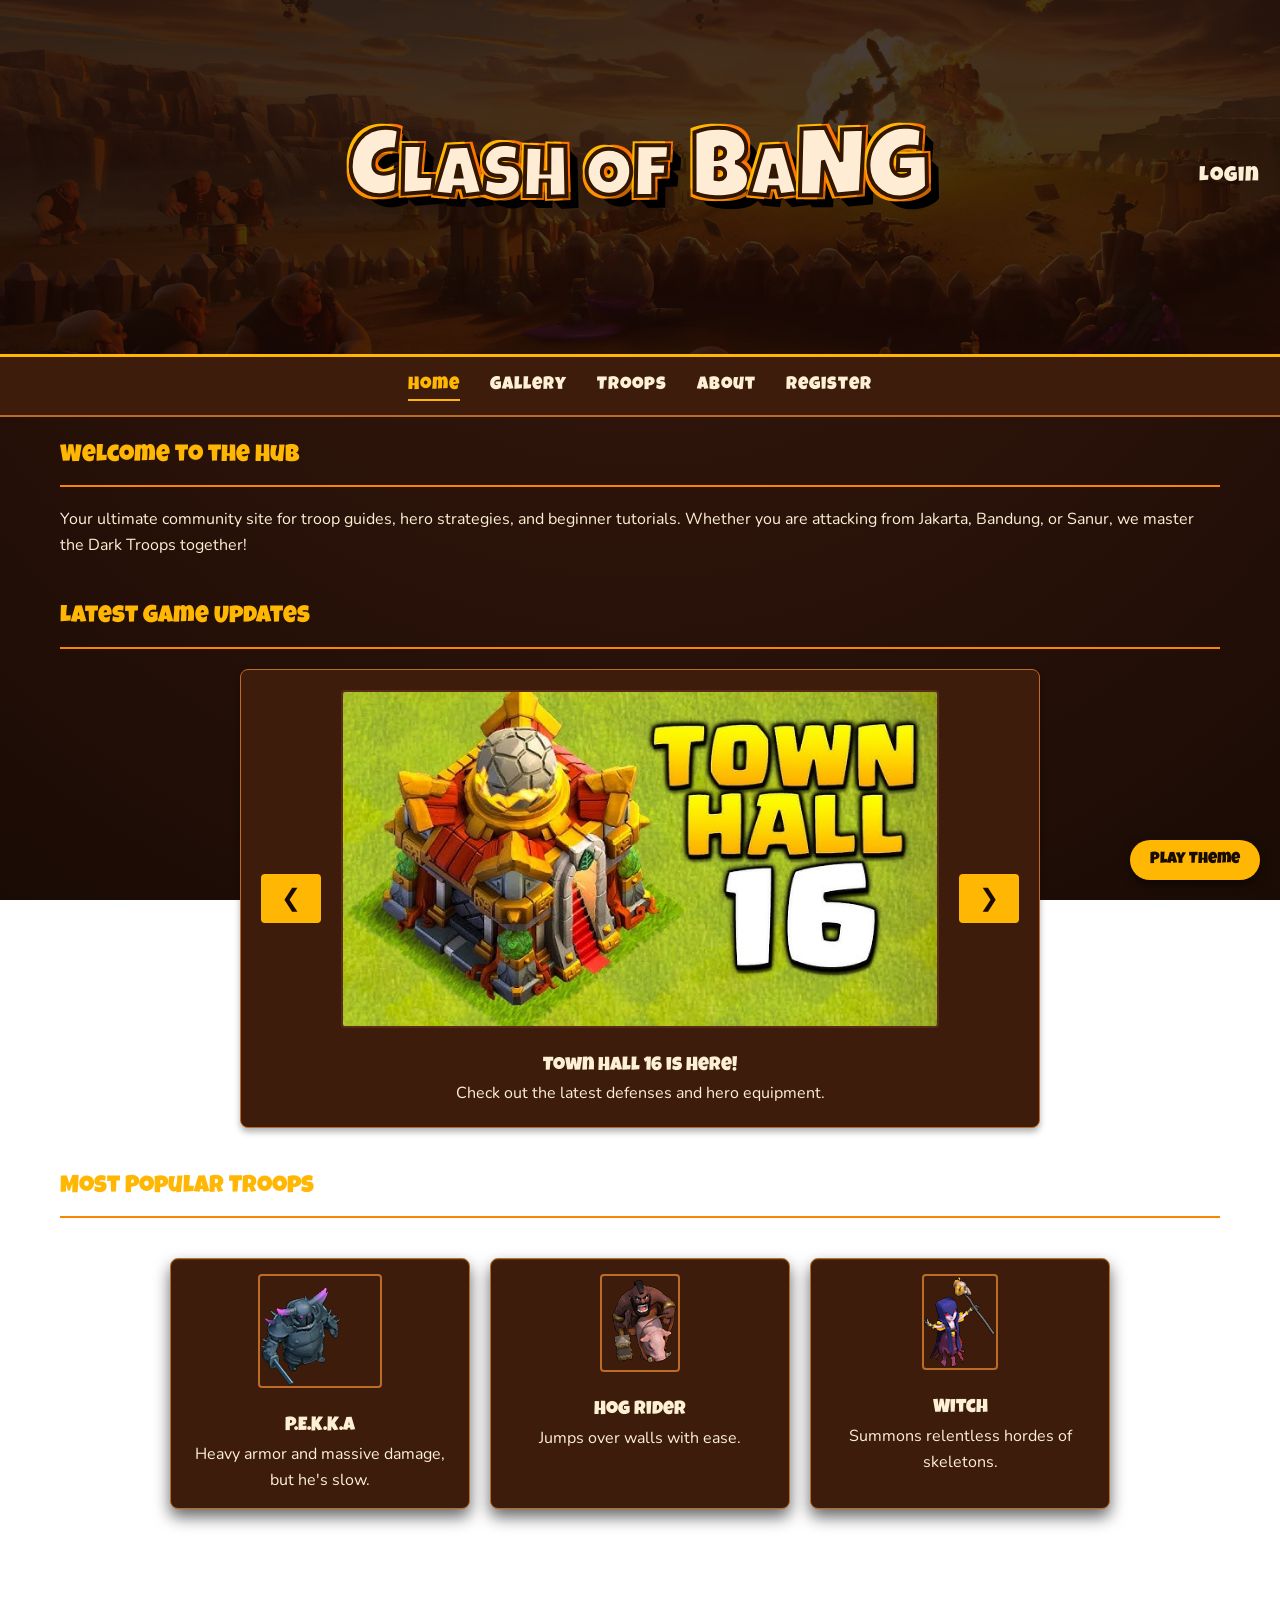
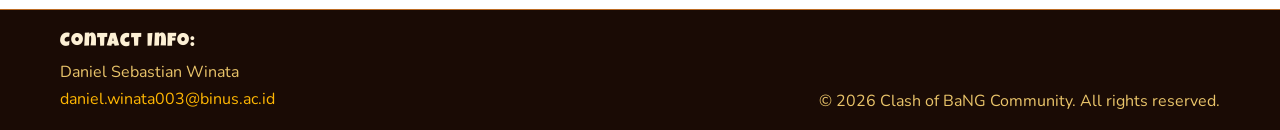
<file: index.html>
<!DOCTYPE html>
<html lang="en">
<head>
    <meta charset="UTF-8">
    <meta name="viewport" content="width=device-width, initial-scale=1.0">
    <title>Clash of BaNG - Home</title>
    
    <link rel="stylesheet" href="style.css">
</head>
<body>


    <header>
        <div class="header-container">
            <h1>C<span class="small-letter">LASH OF</span> B<span class="small-letter">A</span>NG</h1>
            <div id="loginBtn" class="header-login">Login</div>
        </div>
    </header>

    <nav>
        <ul>
            <li><a href="index.html" class="active">Home</a></li> <li><a href="gallery.html">Gallery</a></li>
            <li><a href="troops.html">Troops</a></li>
            <li><a href="about.html">About</a></li>
            <li><a href="register.html">Register</a></li>
        </ul>
    </nav>

    <main>
        <section class="intro-section">
            <h2>Welcome to the Hub</h2>
            <p>Your ultimate community site for troop guides, hero strategies, and beginner tutorials. Whether you are attacking from Jakarta, Bandung, or Sanur, we master the Dark Troops together!</p>
        </section>

        <section class="carousel-section">
            <h2>Latest Game Updates</h2>
            <div class="carousel-box" id="carousel-container">
                <button id="prevBtn" class="carousel-btn">&#10094;</button> <div class="carousel-content">
                    <img id="carousel-img" src="assets/update1.jpg" alt="Town Hall 16 Update">
                    <h3 id="carousel-title">Town Hall 16 is Here!</h3>
                    <p id="carousel-desc">Check out the latest defenses and hero equipment.</p>
                </div>
                
                <button id="nextBtn" class="carousel-btn">&#10095;</button> </div>
        </section>

        <section class="popular-troops-section">
            <h2>Most Popular Troops</h2>
            <div class="troops-grid">
                <div class="troop-card">
                    <img src="assets/pekka.png" alt="P.E.K.K.A">
                    <h3>P.E.K.K.A</h3>
                    <p>Heavy armor and massive damage, but he's slow.</p>
                </div>
                <div class="troop-card">
                    <img src="assets/hogrider.png" alt="Hog Rider">
                    <h3>Hog Rider</h3>
                    <p>Jumps over walls with ease.</p>
                </div>
                <div class="troop-card">
                    <img src="assets/witch.png" alt="Witch">
                    <h3>Witch</h3>
                    <p>Summons relentless hordes of skeletons.</p>
                </div>
            </div>
        </section>
    </main>


    <footer>
        <div class="footer-container">
            <div class="footer-left">
                <p class="contact-heading">Contact Info:</p>
                <p>Daniel Sebastian Winata</p>
                <p><a href="mailto:daniel.winata003@binus.ac.id">daniel.winata003@binus.ac.id</a></p>
            </div>
            <div class="footer-right">
                <p>&copy; 2026 Clash of BaNG Community. All rights reserved.</p>
            </div>
        </div>
    </footer>

    <audio id="bgMusic" loop>
        <source src="assets/theme-music.mp3" type="audio/mpeg">
    </audio>

    <button id="musicToggle" class="music-btn">Play Theme</button>



    <div id="loginModal" class="modal">
        <div class="modal-content">
            <span class="close-btn">&times;</span>
            <h2>Clan Login</h2>
            <div class="form-group">
                <label for="loginEmail">Email:</label>
                <input type="text" id="loginEmail" placeholder="Enter saved email">
            </div>
            <div class="form-group">
                <label for="loginPassword">Password:</label>
                <input type="password" id="loginPassword" placeholder="Enter saved password">
            </div>
            <div class="form-group">
                <button id="submitLogin" class="login-submit-btn">Login</button>
            </div>
            <span id="loginError" class="error-message"></span>
        </div>
    </div>
    
    <script src="script.js"></script>

</body>
</html>
</file>
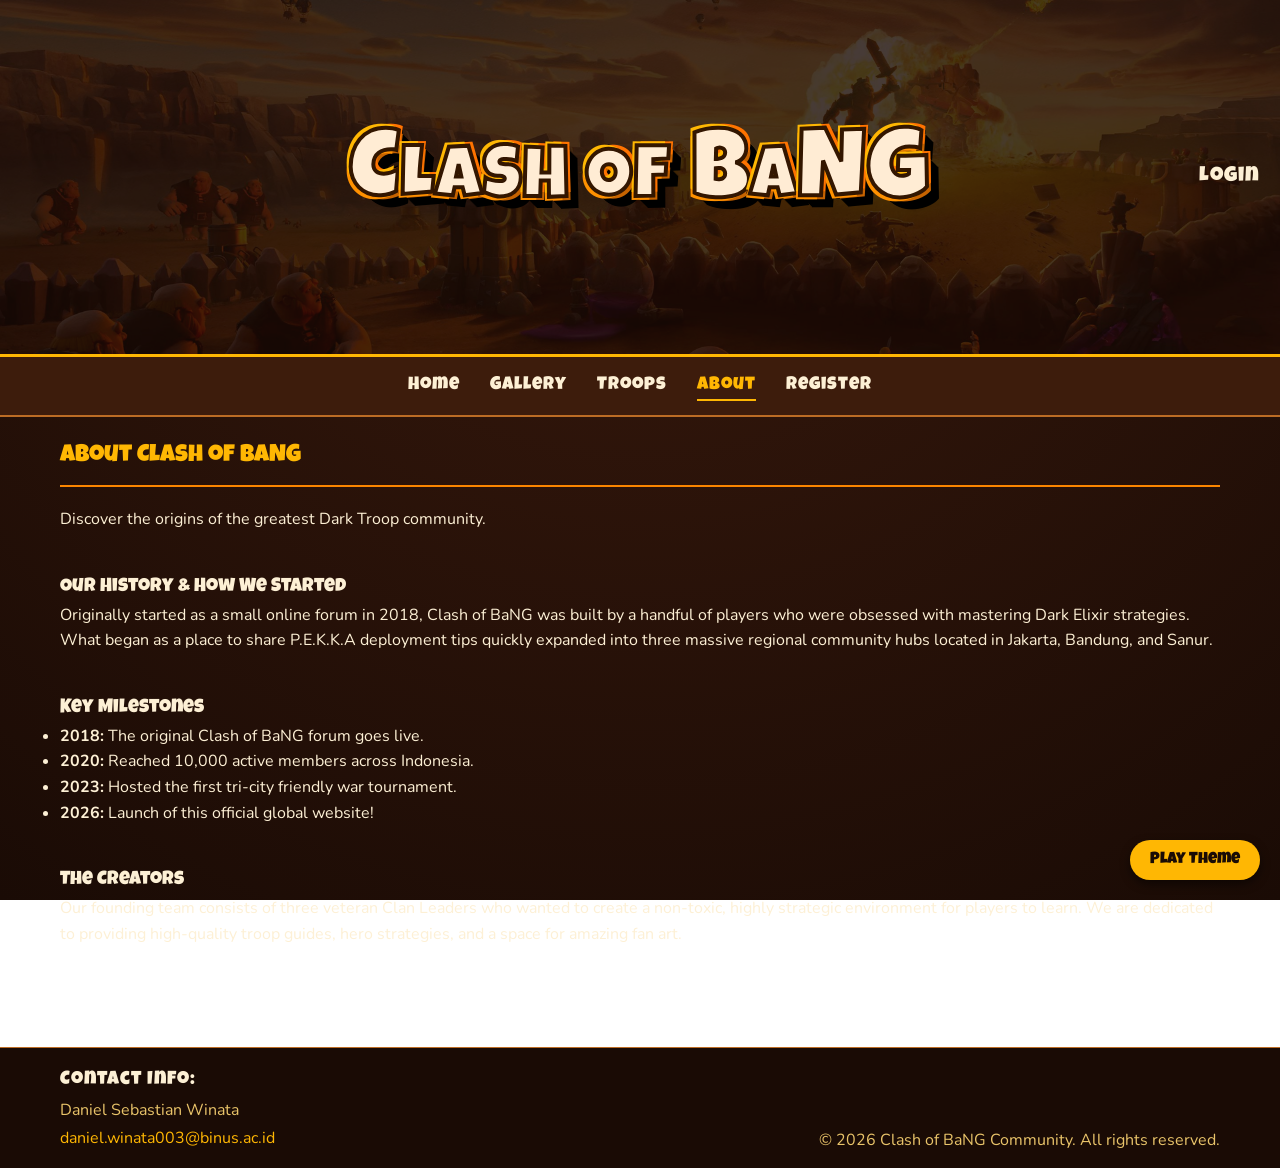
<file: about.html>
<!DOCTYPE html>
<html lang="en">
<head>
    <meta charset="UTF-8">
    <meta name="viewport" content="width=device-width, initial-scale=1.0">
    <title>Clash of BaNG - About Us</title>
    <link rel="stylesheet" href="style.css">
</head>
<body>

    <header>
        <div class="header-container">
            <h1>C<span class="small-letter">LASH OF</span> B<span class="small-letter">A</span>NG</h1>
            <div id="loginBtn" class="header-login">Login</div>
        </div>
    </header>

    <nav>
        <ul>
            <li><a href="index.html">Home</a></li>
            <li><a href="gallery.html">Gallery</a></li>
            <li><a href="troops.html">Troops</a></li>
            <li><a href="about.html" class="active">About</a></li> <li><a href="register.html">Register</a></li>
        </ul>
    </nav>

    <main>
        <section class="about-header">
            <h2>About Clash of BaNG</h2>
            <p>Discover the origins of the greatest Dark Troop community.</p>
        </section>

        <section class="history-section">
            <h3>Our History & How We Started</h3>
            <p>Originally started as a small online forum in 2018, Clash of BaNG was built by a handful of players who were obsessed with mastering Dark Elixir strategies. What began as a place to share P.E.K.K.A deployment tips quickly expanded into three massive regional community hubs located in Jakarta, Bandung, and Sanur.</p>
        </section>

        <section class="milestone-section">
            <h3>Key Milestones</h3>
            <ul>
                <li><strong>2018:</strong> The original Clash of BaNG forum goes live.</li>
                <li><strong>2020:</strong> Reached 10,000 active members across Indonesia.</li>
                <li><strong>2023:</strong> Hosted the first tri-city friendly war tournament.</li>
                <li><strong>2026:</strong> Launch of this official global website!</li>
            </ul>
        </section>

        <section class="creators-section">
            <h3>The Creators</h3>
            <p>Our founding team consists of three veteran Clan Leaders who wanted to create a non-toxic, highly strategic environment for players to learn. We are dedicated to providing high-quality troop guides, hero strategies, and a space for amazing fan art.</p>
        </section>
    </main>

    <footer>
        <div class="footer-container">
            <div class="footer-left">
                <p class="contact-heading">Contact Info:</p>
                <p>Daniel Sebastian Winata</p>
                <p><a href="mailto:daniel.winata003@binus.ac.id">daniel.winata003@binus.ac.id</a></p>
            </div>
            <div class="footer-right">
                <p>&copy; 2026 Clash of BaNG Community. All rights reserved.</p>
            </div>
        </div>
    </footer>

    <audio id="bgMusic" loop>
        <source src="assets/theme-music.mp3" type="audio/mpeg">
    </audio>

    <button id="musicToggle" class="music-btn">Play Theme</button>


    <div id="loginModal" class="modal">
        <div class="modal-content">
            <span class="close-btn">&times;</span>
            <h2>Clan Login</h2>
            <div class="form-group">
                <label for="loginEmail">Email:</label>
                <input type="text" id="loginEmail" placeholder="Enter saved email">
            </div>
            <div class="form-group">
                <label for="loginPassword">Password:</label>
                <input type="password" id="loginPassword" placeholder="Enter saved password">
            </div>
            <div class="form-group">
                <button id="submitLogin" class="login-submit-btn">Login</button>
            </div>
            <span id="loginError" class="error-message"></span>
        </div>
    </div>
    

    <script src="script.js"></script>
</body>
</html>
</file>
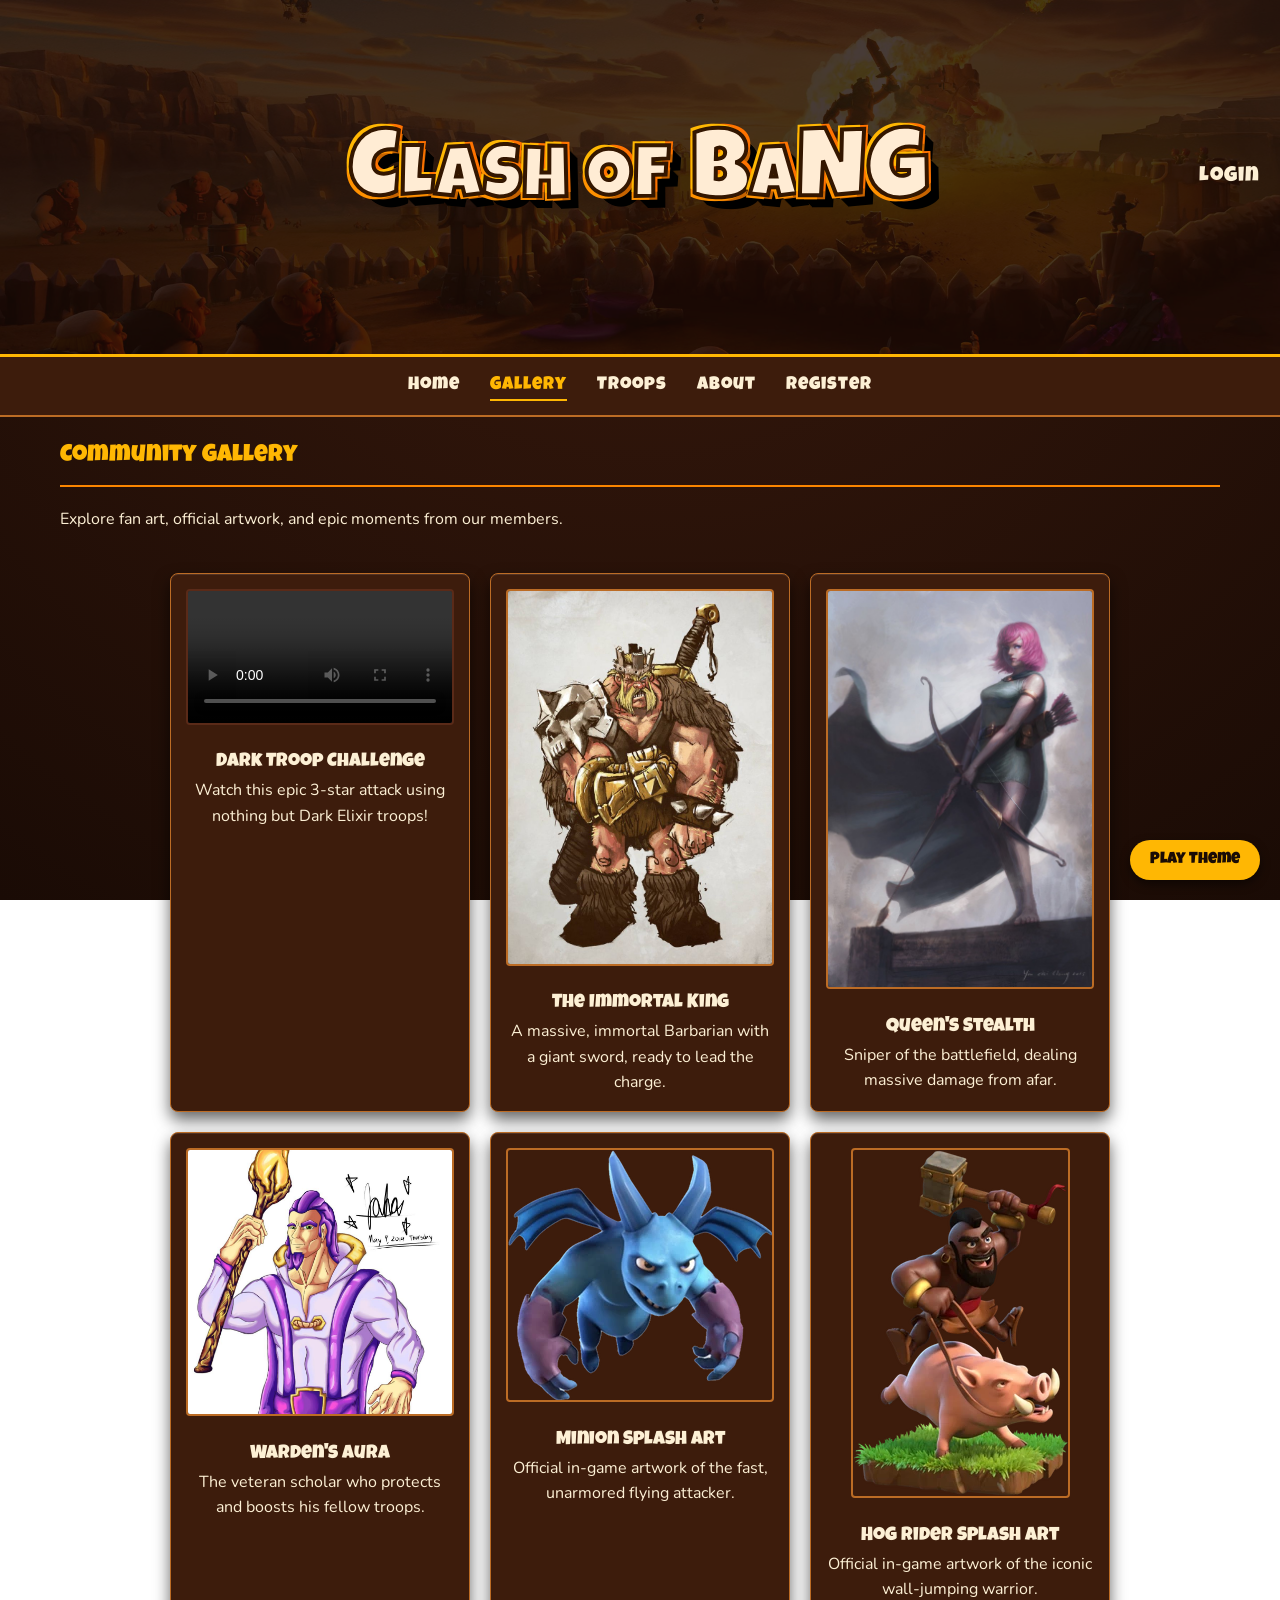
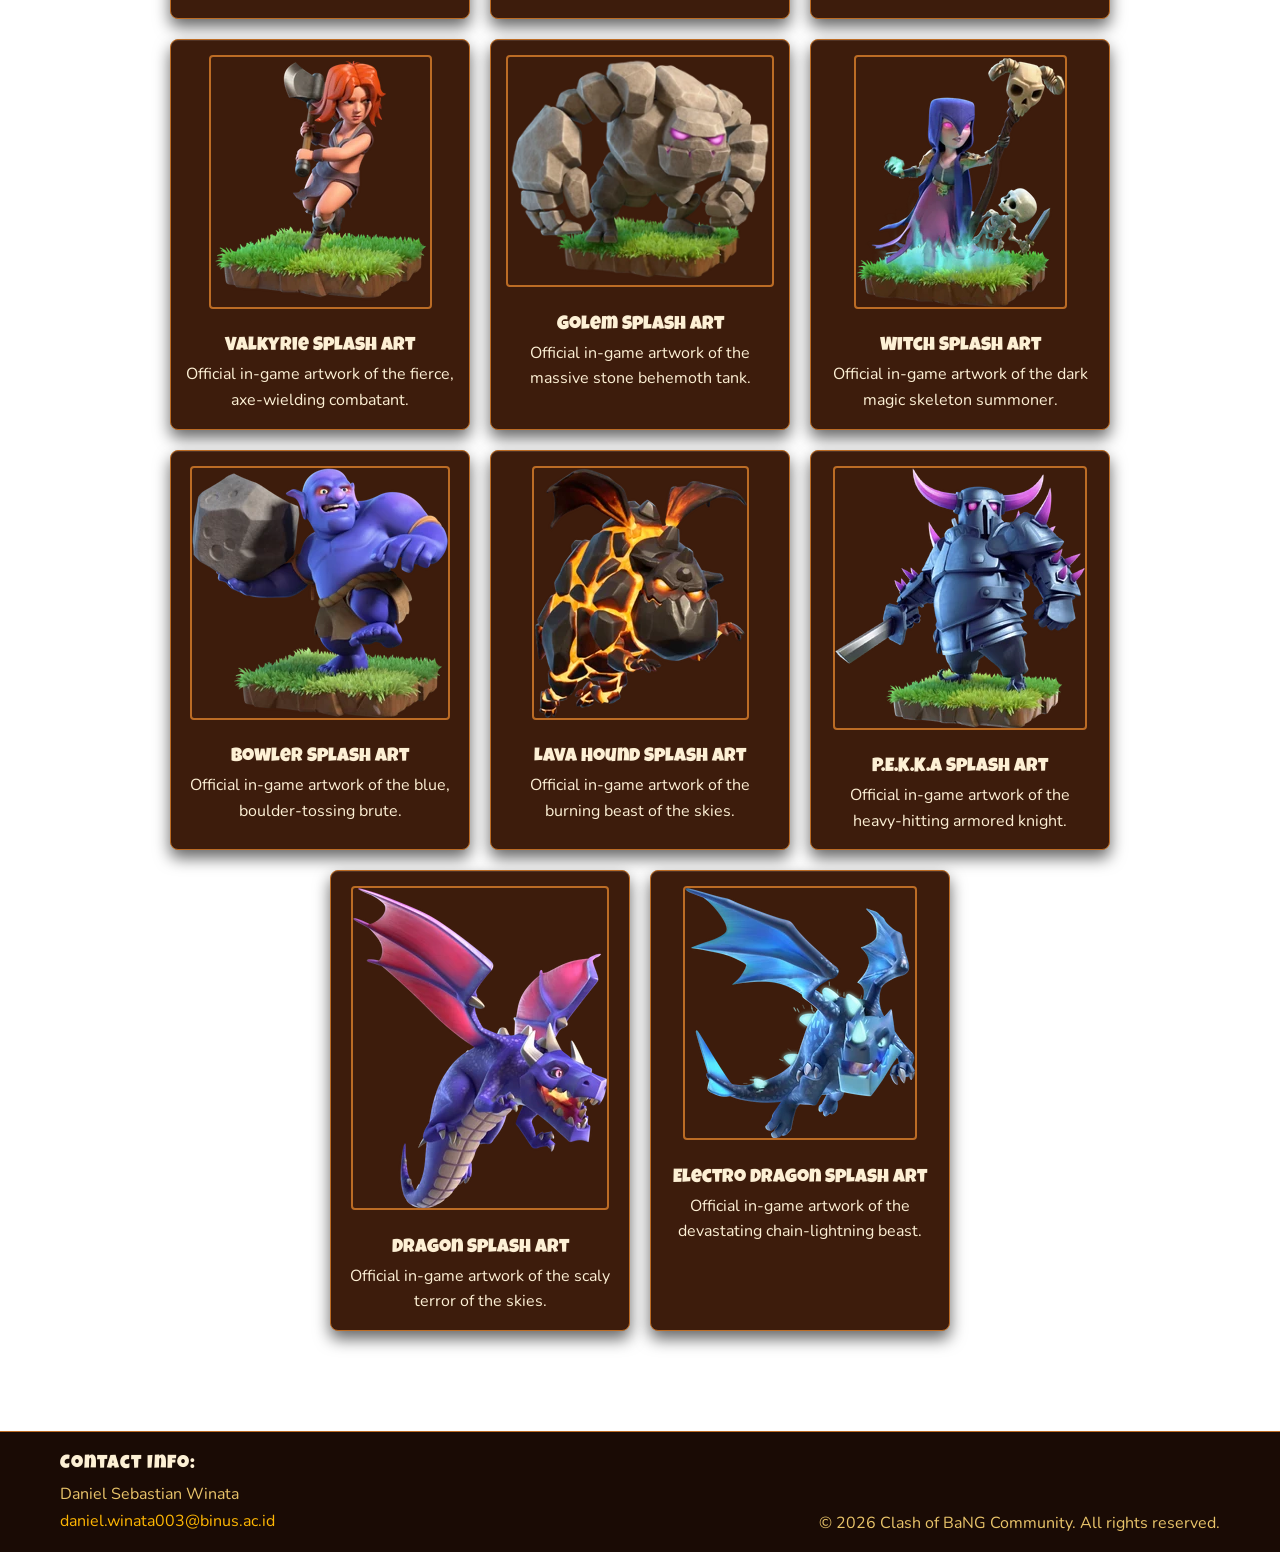
<file: gallery.html>
<!DOCTYPE html>
<html lang="en">
<head>
    <meta charset="UTF-8">
    <meta name="viewport" content="width=device-width, initial-scale=1.0">
    <title>Clash of BaNG - Gallery</title>
    <link rel="stylesheet" href="style.css">
</head>
<body>

    <header>
        <div class="header-container">
            <h1>C<span class="small-letter">LASH OF</span> B<span class="small-letter">A</span>NG</h1>
            <div id="loginBtn" class="header-login">Login</div>
        </div>
    </header>

    <nav>
        <ul>
            <li><a href="index.html">Home</a></li>
            <li><a href="gallery.html" class="active">Gallery</a></li> <li><a href="troops.html">Troops</a></li>
            <li><a href="about.html">About</a></li>
            <li><a href="register.html">Register</a></li>
        </ul>
    </nav>

    <main>
        <section class="gallery-section">
            <h2>Community Gallery</h2>
            <p>Explore fan art, official artwork, and epic moments from our members.</p>
            
            <div class="gallery-grid">

                <div class="gallery-item">
                    <video controls>
                        <source src="assets/challenge.mp4" type="video/mp4">
                        Your browser does not support the video tag.
                    </video>
                    <h3>Dark Troop Challenge</h3>
                    <p>Watch this epic 3-star attack using nothing but Dark Elixir troops!</p>
                </div>


                <div class="gallery-item">
                    <img src="assets/barbarian-king.jpg" alt="Barbarian King Art">
                    <h3>The Immortal King</h3>
                    <p>A massive, immortal Barbarian with a giant sword, ready to lead the charge.</p>
                </div>
                <div class="gallery-item">
                    <img src="assets/archer-queen.jpg" alt="Archer Queen Art">
                    <h3>Queen's Stealth</h3>
                    <p>Sniper of the battlefield, dealing massive damage from afar.</p>
                </div>
                <div class="gallery-item">
                    <img src="assets/grand-warden.jpg" alt="Grand Warden Art">
                    <h3>Warden's Aura</h3>
                    <p>The veteran scholar who protects and boosts his fellow troops.</p>
                </div>

                <div class="gallery-item">
                    <img src="assets/minion-art.jpg" alt="Minion Official Art">
                    <h3>Minion Splash Art</h3>
                    <p>Official in-game artwork of the fast, unarmored flying attacker.</p>
                </div>
                <div class="gallery-item">
                    <img src="assets/hogrider-art.jpg" alt="Hog Rider Official Art">
                    <h3>Hog Rider Splash Art</h3>
                    <p>Official in-game artwork of the iconic wall-jumping warrior.</p>
                </div>
                <div class="gallery-item">
                    <img src="assets/valkyrie-art.jpg" alt="Valkyrie Official Art">
                    <h3>Valkyrie Splash Art</h3>
                    <p>Official in-game artwork of the fierce, axe-wielding combatant.</p>
                </div>
                <div class="gallery-item">
                    <img src="assets/golem-art.jpg" alt="Golem Official Art">
                    <h3>Golem Splash Art</h3>
                    <p>Official in-game artwork of the massive stone behemoth tank.</p>
                </div>
                <div class="gallery-item">
                    <img src="assets/witch-art.jpg" alt="Witch Official Art">
                    <h3>Witch Splash Art</h3>
                    <p>Official in-game artwork of the dark magic skeleton summoner.</p>
                </div>
                <div class="gallery-item">
                    <img src="assets/bowler-art.jpg" alt="Bowler Official Art">
                    <h3>Bowler Splash Art</h3>
                    <p>Official in-game artwork of the blue, boulder-tossing brute.</p>
                </div>
                <div class="gallery-item">
                    <img src="assets/lavahound-art.jpg" alt="Lava Hound Official Art">
                    <h3>Lava Hound Splash Art</h3>
                    <p>Official in-game artwork of the burning beast of the skies.</p>
                </div>
                <div class="gallery-item">
                    <img src="assets/pekka-art.jpg" alt="P.E.K.K.A Official Art">
                    <h3>P.E.K.K.A Splash Art</h3>
                    <p>Official in-game artwork of the heavy-hitting armored knight.</p>
                </div>
                <div class="gallery-item">
                    <img src="assets/dragon-art.jpg" alt="Dragon Official Art">
                    <h3>Dragon Splash Art</h3>
                    <p>Official in-game artwork of the scaly terror of the skies.</p>
                </div>
                <div class="gallery-item">
                    <img src="assets/electrodragon-art.jpg" alt="Electro Dragon Official Art">
                    <h3>Electro Dragon Splash Art</h3>
                    <p>Official in-game artwork of the devastating chain-lightning beast.</p>
                </div>

            </div>
        </section>
    </main>

    <footer>
        <div class="footer-container">
            <div class="footer-left">
                <p class="contact-heading">Contact Info:</p>
                <p>Daniel Sebastian Winata</p>
                <p><a href="mailto:daniel.winata003@binus.ac.id">daniel.winata003@binus.ac.id</a></p>
            </div>
            <div class="footer-right">
                <p>&copy; 2026 Clash of BaNG Community. All rights reserved.</p>
            </div>
        </div>
    </footer>

    <audio id="bgMusic" loop>
        <source src="assets/theme-music.mp3" type="audio/mpeg">
    </audio>

    <button id="musicToggle" class="music-btn">Play Theme</button>



    <div id="loginModal" class="modal">
        <div class="modal-content">
            <span class="close-btn">&times;</span>
            <h2>Clan Login</h2>
            <div class="form-group">
                <label for="loginEmail">Email:</label>
                <input type="text" id="loginEmail" placeholder="Enter saved email">
            </div>
            <div class="form-group">
                <label for="loginPassword">Password:</label>
                <input type="password" id="loginPassword" placeholder="Enter saved password">
            </div>
            <div class="form-group">
                <button id="submitLogin" class="login-submit-btn">Login</button>
            </div>
            <span id="loginError" class="error-message"></span>
        </div>
    </div>
    

    <script src="script.js"></script>
</body>
</html>
</file>
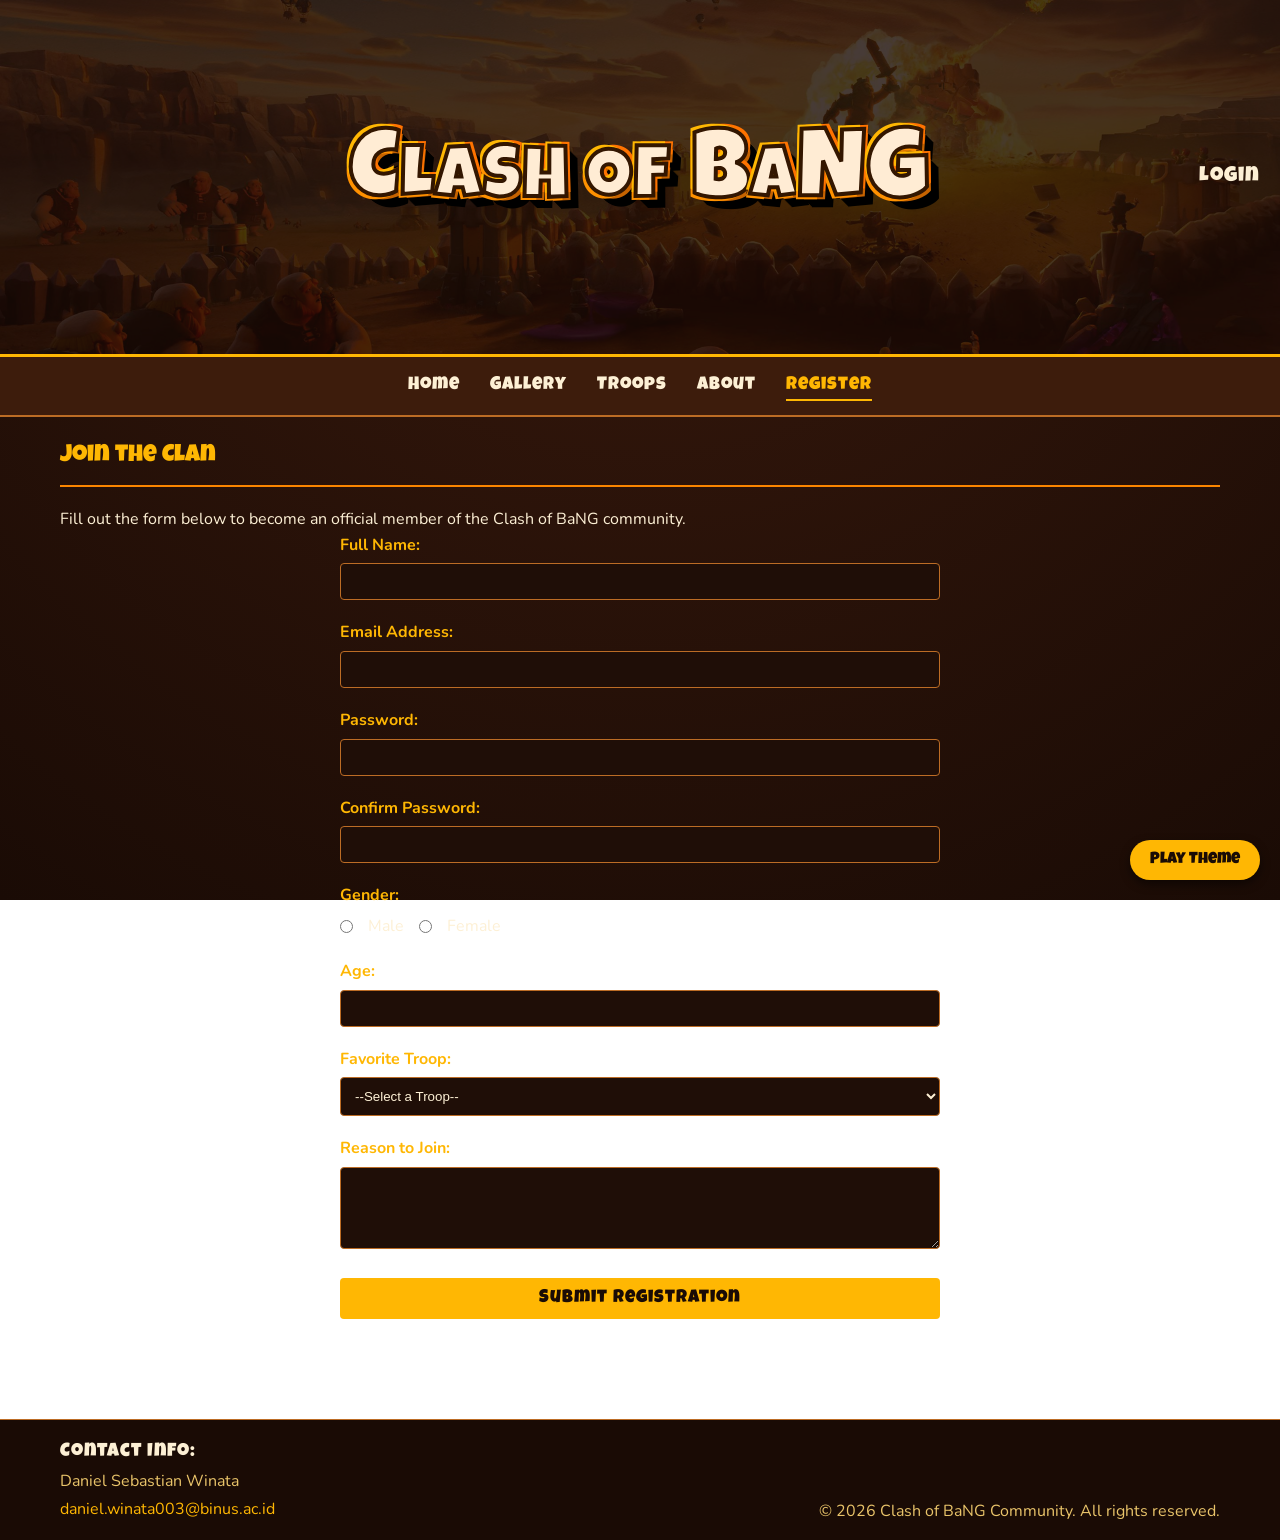
<file: register.html>
<!DOCTYPE html>
<html lang="en">
<head>
    <meta charset="UTF-8">
    <meta name="viewport" content="width=device-width, initial-scale=1.0">
    <title>Clash of BaNG - Register</title>
    <link rel="stylesheet" href="style.css">
</head>
<body>

    <header>
        <div class="header-container">
            <h1>C<span class="small-letter">LASH OF</span> B<span class="small-letter">A</span>NG</h1>
            <div id="loginBtn" class="header-login">Login</div>
        </div>
    </header>

    <nav>
        <ul>
            <li><a href="index.html">Home</a></li>
            <li><a href="gallery.html">Gallery</a></li>
            <li><a href="troops.html">Troops</a></li>
            <li><a href="about.html">About</a></li>
            <li><a href="register.html" class="active">Register</a></li> </ul>
    </nav>

    <main>
        <section class="register-section">
            <h2>Join the Clan</h2>
            <p>Fill out the form below to become an official member of the Clash of BaNG community.</p>
            
            <form id="registrationForm">
                
                <div class="form-group">
                    <label for="username">Full Name:</label>
                    <input type="text" id="username" name="username">
                    <span class="error-message" id="nameError"></span>
                </div>

                <div class="form-group">
                    <label for="email">Email Address:</label>
                    <input type="text" id="email" name="email">
                    <span class="error-message" id="emailError"></span>
                </div>

                <div class="form-group">
                    <label for="password">Password:</label>
                    <input type="password" id="password" name="password">
                    <span class="error-message" id="passwordError"></span>
                </div>

                <div class="form-group">
                    <label for="confirmPassword">Confirm Password:</label>
                    <input type="password" id="confirmPassword" name="confirmPassword">
                    <span class="error-message" id="confirmPasswordError"></span>
                </div>

                <div class="form-group">
                    <label>Gender:</label>
                    <div class="radio-group">
                        <input type="radio" id="male" name="gender" value="Male">
                        <label for="male">Male</label>
                        
                        <input type="radio" id="female" name="gender" value="Female">
                        <label for="female">Female</label>
                    </div>
                    <span class="error-message" id="genderError"></span>
                </div>

                <div class="form-group">
                    <label for="age">Age:</label>
                    <input type="number" id="age" name="age">
                    <span class="error-message" id="ageError"></span>
                </div>

                <div class="form-group">
                    <label for="favTroop">Favorite Troop:</label>
                    <select id="favTroop" name="favTroop">
                        <option value="">--Select a Troop--</option>
                        <option value="minion">Minion</option>
                        <option value="hogrider">Hog Rider</option>
                        <option value="valkyrie">Valkyrie</option>
                        <option value="golem">Golem</option>
                        <option value="witch">Witch</option>
                        <option value="bowler">Bowler</option>
                        <option value="lavahound">Lava Hound</option>
                        <option value="pekka">P.E.K.K.A</option>
                        <option value="dragon">Dragon</option>
                        <option value="electrodragon">Electro Dragon</option>
                    </select>
                    <span class="error-message" id="troopError"></span>
                </div>

                <div class="form-group">
                    <label for="reason">Reason to Join:</label>
                    <textarea id="reason" name="reason" rows="4"></textarea>
                    <span class="error-message" id="reasonError"></span>
                </div>

                <div class="form-group">
                    <button type="submit" id="submitBtn">Submit Registration</button>
                </div>
            </form>
        </section>
    </main>

    <footer>
        <div class="footer-container">
            <div class="footer-left">
                <p class="contact-heading">Contact Info:</p>
                <p>Daniel Sebastian Winata</p>
                <p><a href="mailto:daniel.winata003@binus.ac.id">daniel.winata003@binus.ac.id</a></p>
            </div>
            <div class="footer-right">
                <p>&copy; 2026 Clash of BaNG Community. All rights reserved.</p>
            </div>
        </div>
    </footer>


    <audio id="bgMusic" loop>
        <source src="assets/theme-music.mp3" type="audio/mpeg">
    </audio>

    <button id="musicToggle" class="music-btn">Play Theme</button>



    <div id="loginModal" class="modal">
        <div class="modal-content">
            <span class="close-btn">&times;</span>
            <h2>Clan Login</h2>
            <div class="form-group">
                <label for="loginEmail">Email:</label>
                <input type="text" id="loginEmail" placeholder="Enter saved email">
            </div>
            <div class="form-group">
                <label for="loginPassword">Password:</label>
                <input type="password" id="loginPassword" placeholder="Enter saved password">
            </div>
            <div class="form-group">
                <button id="submitLogin" class="login-submit-btn">Login</button>
            </div>
            <span id="loginError" class="error-message"></span>
        </div>
    </div>

    
    <script src="script.js"></script>
</body>
</html>
</file>
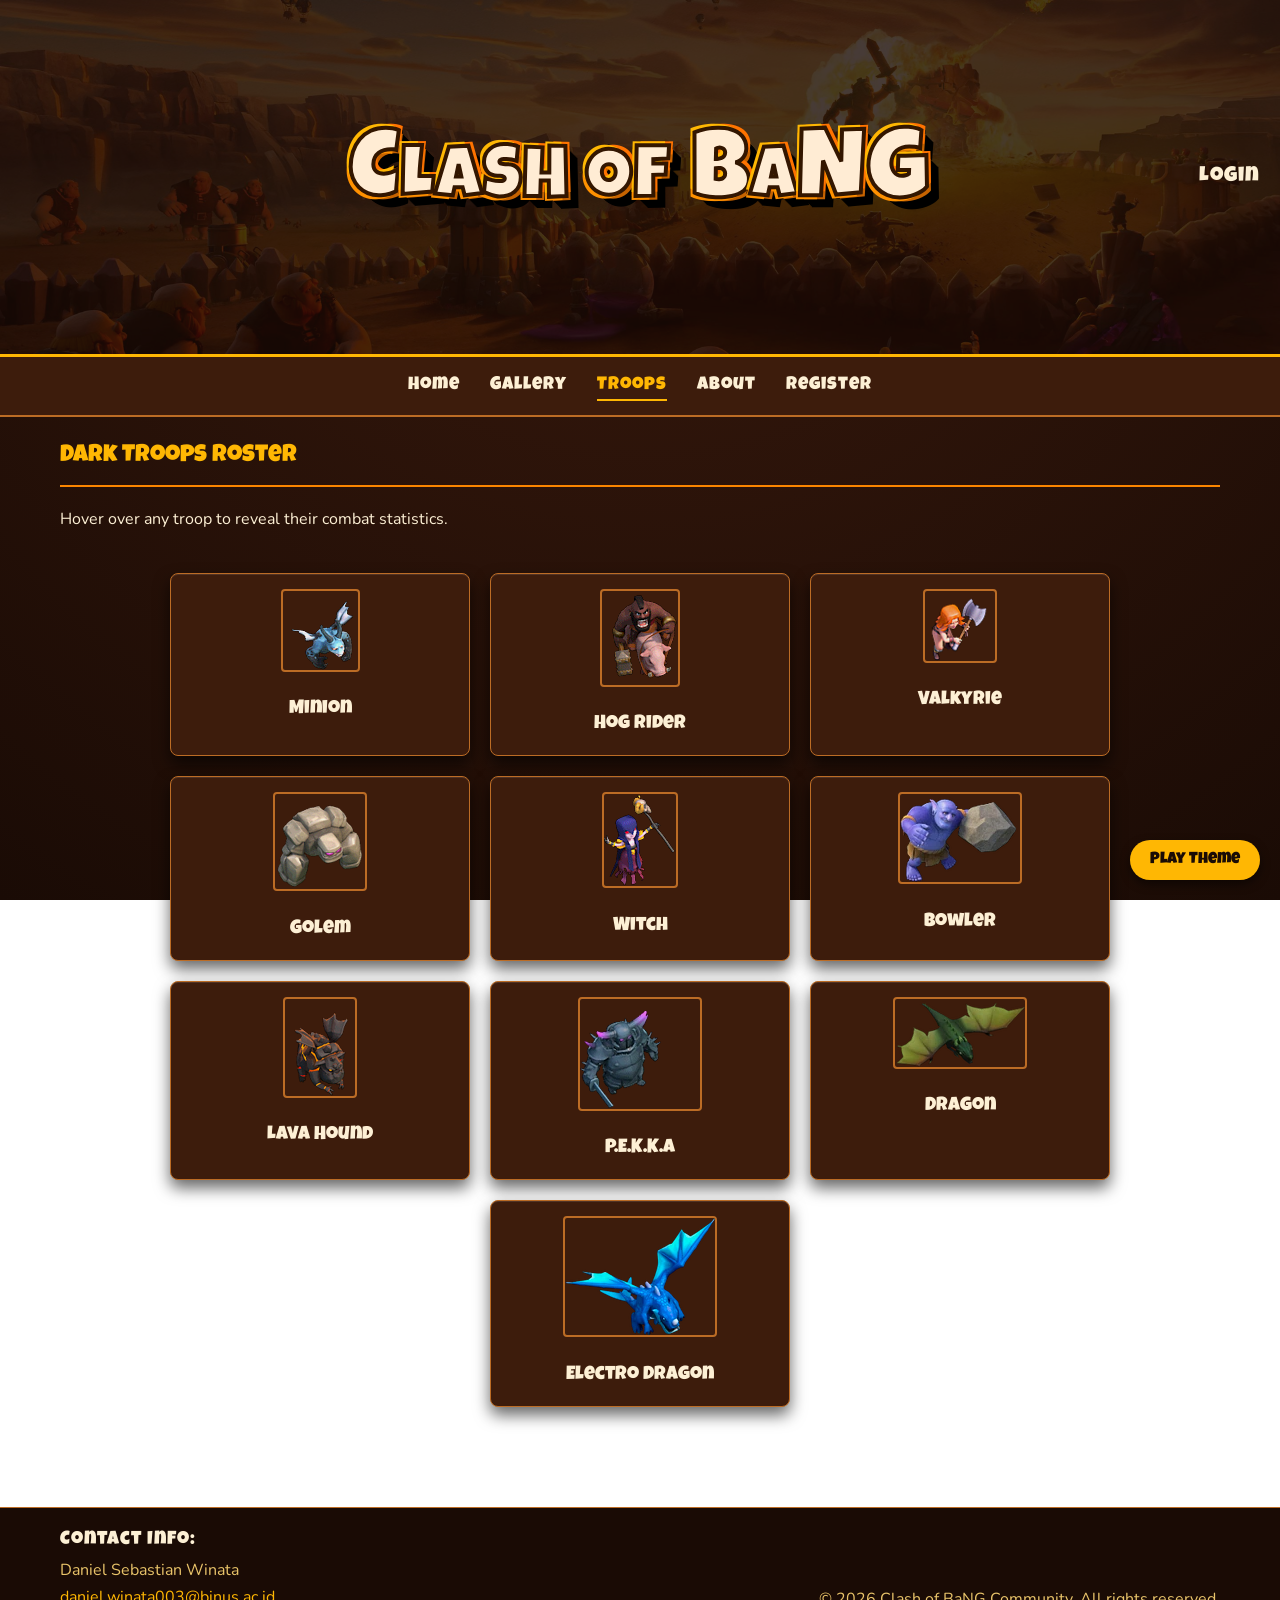
<file: troops.html>
<!DOCTYPE html>
<html lang="en">
<head>
    <meta charset="UTF-8">
    <meta name="viewport" content="width=device-width, initial-scale=1.0">
    <title>Clash of BaNG - Troops</title>
    <link rel="stylesheet" href="style.css">
</head>
<body>

    <header>
        <div class="header-container">
            <h1>C<span class="small-letter">LASH OF</span> B<span class="small-letter">A</span>NG</h1>
            <div id="loginBtn" class="header-login">Login</div>
        </div>
    </header>

    <nav>
        <ul>
            <li><a href="index.html">Home</a></li>
            <li><a href="gallery.html">Gallery</a></li>
            <li><a href="troops.html" class="active">Troops</a></li> <li><a href="about.html">About</a></li>
            <li><a href="register.html">Register</a></li>
        </ul>
    </nav>

    <main>
        <section class="troops-section">
            <h2>Dark Troops Roster</h2>
            <p>Hover over any troop to reveal their combat statistics.</p>
            
            <div class="troops-grid">
                <div class="troop-card-interactive">
                    <img src="assets/minion.png" alt="Minion">
                    <h3>Minion</h3>
                    <div class="troop-stats">
                        <p><strong>Hitpoints:</strong> 90</p>
                        <p><strong>DPS:</strong> 38</p>
                        <p><strong>Damage Type:</strong> Single Target</p>
                        <p><strong>Target:</strong> Ground & Air</p>
                        <p><strong>Housing Space:</strong> 2</p>
                    </div>
                </div>

                <div class="troop-card-interactive">
                    <img src="assets/hogrider.png" alt="Hog Rider">
                    <h3>Hog Rider</h3>
                    <div class="troop-stats">
                        <p><strong>Hitpoints:</strong> 500</p>
                        <p><strong>DPS:</strong> 105</p>
                        <p><strong>Damage Type:</strong> Single Target</p>
                        <p><strong>Target:</strong> Ground (Defenses)</p>
                        <p><strong>Housing Space:</strong> 5</p>
                    </div>
                </div>

                <div class="troop-card-interactive">
                    <img src="assets/valkyrie.png" alt="Valkyrie">
                    <h3>Valkyrie</h3>
                    <div class="troop-stats">
                        <p><strong>Hitpoints:</strong> 900</p>
                        <p><strong>DPS:</strong> 114</p>
                        <p><strong>Damage Type:</strong> Area Splash</p>
                        <p><strong>Target:</strong> Ground</p>
                        <p><strong>Housing Space:</strong> 8</p>
                    </div>
                </div>

                <div class="troop-card-interactive">
                    <img src="assets/golem.png" alt="Golem">
                    <h3>Golem</h3>
                    <div class="troop-stats">
                        <p><strong>Hitpoints:</strong> 5100</p>
                        <p><strong>DPS:</strong> 38</p>
                        <p><strong>Damage Type:</strong> Single Target</p>
                        <p><strong>Target:</strong> Ground (Defenses)</p>
                        <p><strong>Housing Space:</strong> 30</p>
                    </div>
                </div>
                
                <div class="troop-card-interactive">
                    <img src="assets/witch.png" alt="Witch">
                    <h3>Witch</h3>
                    <div class="troop-stats">
                        <p><strong>Hitpoints:</strong> 320</p>
                        <p><strong>DPS:</strong> 100</p>
                        <p><strong>Damage Type:</strong> Area Splash</p>
                        <p><strong>Target:</strong> Ground & Air</p>
                        <p><strong>Housing Space:</strong> 12</p>
                    </div>
                </div>

                <div class="troop-card-interactive">
                    <img src="assets/bowler.png" alt="Bowler">
                    <h3>Bowler</h3>
                    <div class="troop-stats">
                        <p><strong>Hitpoints:</strong> 310</p>
                        <p><strong>DPS:</strong> 65</p>
                        <p><strong>Damage Type:</strong> Area Splash</p>
                        <p><strong>Target:</strong> Ground</p>
                        <p><strong>Housing Space:</strong> 6</p>
                    </div>
                </div>

                <div class="troop-card-interactive">
                    <img src="assets/lavahound.png" alt="Lava Hound">
                    <h3>Lava Hound</h3>
                    <div class="troop-stats">
                        <p><strong>Hitpoints:</strong> 5700</p>
                        <p><strong>DPS:</strong> 10</p>
                        <p><strong>Damage Type:</strong> Single Target</p>
                        <p><strong>Target:</strong> Air (Air Defenses)</p>
                        <p><strong>Housing Space:</strong> 30</p>
                    </div>
                </div>

                <div class="troop-card-interactive">
                    <img src="assets/pekka.png" alt="P.E.K.K.A">
                    <h3>P.E.K.K.A</h3>
                    <div class="troop-stats">
                        <p><strong>Hitpoints:</strong> 3100</p>
                        <p><strong>DPS:</strong> 340</p>
                        <p><strong>Damage Type:</strong> Single Target</p>
                        <p><strong>Target:</strong> Ground</p>
                        <p><strong>Housing Space:</strong> 25</p>
                    </div>
                </div>

                <div class="troop-card-interactive">
                    <img src="assets/dragon.png" alt="Dragon">
                    <h3>Dragon</h3>
                    <div class="troop-stats">
                        <p><strong>Hitpoints:</strong> 1900</p>
                        <p><strong>DPS:</strong> 180</p>
                        <p><strong>Damage Type:</strong> Area Splash</p>
                        <p><strong>Target:</strong> Ground & Air</p>
                        <p><strong>Housing Space:</strong> 20</p>
                    </div>
                </div>

                <div class="troop-card-interactive">
                    <img src="assets/electrodragon.png" alt="Electro Dragon">
                    <h3>Electro Dragon</h3>
                    <div class="troop-stats">
                        <p><strong>Hitpoints:</strong> 3200</p>
                        <p><strong>DPS:</strong> 240</p>
                        <p><strong>Damage Type:</strong> Chain Lightning</p>
                        <p><strong>Target:</strong> Ground & Air</p>
                        <p><strong>Housing Space:</strong> 30</p>
                    </div>
                </div>
            </div>
        </section>
    </main>

    <footer>
        <div class="footer-container">
            <div class="footer-left">
                <p class="contact-heading">Contact Info:</p>
                <p>Daniel Sebastian Winata</p>
                <p><a href="mailto:daniel.winata003@binus.ac.id">daniel.winata003@binus.ac.id</a></p>
            </div>
            <div class="footer-right">
                <p>&copy; 2026 Clash of BaNG Community. All rights reserved.</p>
            </div>
        </div>
    </footer>

    <audio id="bgMusic" loop>
        <source src="assets/theme-music.mp3" type="audio/mpeg">
    </audio>

    <button id="musicToggle" class="music-btn">Play Theme</button>


    <div id="loginModal" class="modal">
        <div class="modal-content">
            <span class="close-btn">&times;</span>
            <h2>Clan Login</h2>
            <div class="form-group">
                <label for="loginEmail">Email:</label>
                <input type="text" id="loginEmail" placeholder="Enter saved email">
            </div>
            <div class="form-group">
                <label for="loginPassword">Password:</label>
                <input type="password" id="loginPassword" placeholder="Enter saved password">
            </div>
            <div class="form-group">
                <button id="submitLogin" class="login-submit-btn">Login</button>
            </div>
           <span id="loginError" class="error-message"></span>
        </div>
    </div>
    

    <script src="script.js"></script>
</body>
</html>
</file>
<file: style.css>
/*GLOBAL*/

@import url('https://fonts.googleapis.com/css2?family=Luckiest+Guy&family=Nunito:wght@400;600;700&display=swap');

:root {
    --primary-color: #ffb703; 
    --accent-color: #fb8500;
    --bg-dark: #281209; 
    --bg-card: #3d1c0c; 
    --text-light: #fdf0d5; 
    --text-muted: #e9c46a; 
    --border-color: #bc6c25; 
    
    /* font2 */
    --font-main: 'Nunito', sans-serif; 
    --font-head: 'Luckiest Guy', cursive;
}

* {
    margin: 0;
    padding: 0;
    box-sizing: border-box; 
}

body {
    font-family: var(--font-main); 
    background: radial-gradient(circle at top center, #3a1a0d 0%, #1a0b05 100%);
    background-attachment: fixed; 
    color: var(--text-light);
    line-height: 1.6;
}


h1, h2, h3, nav ul li a, .carousel-btn, button[type="submit"] {
    font-family: var(--font-head);
    font-weight: normal; 
}








/*header*/
header {
    position: relative;
    background-color: #1a0b05; 
    padding: 100px 0;
    text-align: center;
    border-bottom: 3px solid var(--primary-color);
    overflow: hidden; 
}

header::before {
    content: "";
    position: absolute;
    top: 0;
    left: 0;
    width: 100%;
    height: 100%;
    background-image: url('assets/background.jpg');
    background-size: cover;
    background-position: center;
    opacity: 0.2; /*opacitynya*/
    z-index: 0;
}

header h1 {
    color: #ffecd4;
    font-size: 6rem;
    text-transform: none;
    letter-spacing: 2px;
    

    -webkit-text-stroke: 4px #331600;
    

    text-shadow: 
        
        -4px -4px 0 #ffb703,
         4px -4px 0 #ff7300,
        -4px  4px 0 #ff9100,
         4px  4px 0 #c66300,
        -4px  0   0 #552900,
         4px  0   0 #000000,
         0   -4px 0 #000000,
         0    4px 0 #000000,
  
        5px   5px  0 #000000,
        6px   6px  0 #000000,
        7px   7px  0 #000000,
        8px   8px  0 #000000,
        9px   9px  0 #000000,
        10px  10px 0 #000000,
        11px  11px 0 #000000,
        12px  12px 0 #000000;
}

footer {
    background-color: #1a0b05;
    color: var(--text-muted);
    text-align: center;
    padding: 15px 0;
    margin-top: 40px;
    border-top: 1px solid var(--border-color);
}

/*LAYOUT footernya*/
.footer-container {
    display: flex;
    justify-content: space-between; 
    align-items: flex-end; 
    max-width: 1200px;
    margin: 0 auto;
    padding: 0 20px;
}

.footer-left {
    text-align: left;
}

.footer-left p {
    margin: 2px 0;
}

.contact-heading {
    color: var(--text-light);
    font-family: var(--font-head); 
    font-size: 1.2rem;
    letter-spacing: 1px;
    font-weight: normal; 
    margin-bottom: 5px;
}

.footer-right {
    text-align: right;
}



/* EMAIL LINK STYLING */
footer a {
    color: var(--primary-color);
    text-decoration: none;
    transition: color 0.3s ease;
}

footer a:hover {
    color: var(--accent-color);
    text-decoration: underline;
}







/*NAVIGATION (all pages)*/
nav {
    background-color: var(--bg-card);
    padding: 15px 0;
    position: sticky;
    top: 0;
    z-index: 100;
    border-bottom: 2px solid var(--border-color);
}

nav ul {
    list-style: none;
    display: flex; /*Flexbox untuk layout*/
    justify-content: center;
    gap: 30px;
}

nav ul li a {
    color: var(--text-light);
    text-decoration: none;
    font-size: 1.1rem;
    font-weight: normal;
    transition: color 0.3s ease;
    letter-spacing: 1px;
}

nav ul li a:hover {
    color: var(--primary-color);
}

nav ul li a.active {
    color: var(--primary-color);
    border-bottom: 2px solid var(--primary-color);
    padding-bottom: 5px;
}


/* MAIN CONTENT WRAPPER */

main {
    max-width: 1200px; /* 3 kartu fit */
    margin: 0 auto; 
    padding: 20px;
}

section {
    margin-bottom: 40px;
}

h2 {
    color: var(--primary-color);
    border-bottom: 2px solid var(--accent-color);
    padding-bottom: 10px;
    margin-bottom: 20px;
}

h3 {
    color: var(--text-light);
}

.small-letter {
    font-size: 0.75em; 
}







/* STRICT REQUIREMENT: CSS BOX POSITIONING*/
.troops-grid, .gallery-grid {
    display: flex; 
    flex-wrap: wrap; 
    gap: 20px;
    justify-content: center;
    margin-top: 40px; /* mau didorong kebawah */
}

/* forcesvideo shrink*/
.gallery-item video {
    max-width: 100%;
    width: 100%;
    height: auto;
    border-radius: 4px;
    margin-bottom: 15px;
    border: 2px solid #5a2a18; /* matches the dark brown image borders */
    box-sizing: border-box;
}


.troop-card, .gallery-item, .troop-card-interactive {
    background-color: var(--bg-card);
    border: 1px solid var(--border-color);
    border-radius: 8px;
    padding: 15px;
    width: 300px;
    text-align: center;
    box-sizing: border-box; 
    box-shadow: 0 8px 16px rgba(0, 0, 0, 0.6); 
    box-shadow: inset 0 1px 0 rgba(255, 255, 255, 0.1), 0 8px 16px rgba(0, 0, 0, 0.6);
}

.troop-card img, .gallery-item img, .troop-card-interactive img {
    max-width: 100%;
    border-radius: 4px;
    margin-bottom: 15px;
    border: 2px solid var(--border-color); 
}









/* TROOP efek shadow hover*/
.troop-card-interactive {
    position: relative;
    transition: box-shadow 0.3s ease, transform 0.3s ease; 
}

/*hide default */
.troop-stats {
    display: none; 
    margin-top: 15px;
    background-color: #1f0e07; 
    padding: 10px;
    border-radius: 5px;
    font-size: 0.9rem;
    text-align: left;
    border: 1px solid var(--border-color);
    color: var(--text-muted);
}

.troop-stats strong {
    color: var(--primary-color);
}



.troop-card-interactive:hover {
    box-shadow: 0 10px 25px rgba(251, 133, 0, 0.5); /*orange/gold shadow effect */
    transform: translateY(-5px);
    border-color: var(--primary-color);
}

.troop-card-interactive:hover .troop-stats {
    display: block; /* reveal stats jika hover */
}

/*for the regist*/
.form-group {
    margin-bottom: 20px;
    max-width: 600px;
    margin-left: auto;
    margin-right: auto;
}

.form-group label {
    display: block;
    margin-bottom: 5px;
    font-weight: bold;
    color: var(--primary-color);
}

.form-group input[type="text"],
.form-group input[type="password"], /*added a password*/
.form-group input[type="number"],
.form-group select,
.form-group textarea {
    width: 100%;
    padding: 10px;
    border-radius: 4px;
    border: 1px solid var(--border-color);
    background-color: #1f0e07;
    color: var(--text-light);
}

.form-group input:focus, 
.form-group select:focus, 
.form-group textarea:focus {
    outline: none;
    border-color: var(--primary-color);
    box-shadow: 0 0 5px rgba(255, 183, 3, 0.5);
}

.radio-group {
    display: flex;
    gap: 15px;
    align-items: center;
}

.radio-group label {
    margin-bottom: 0;
    font-weight: normal;
    color: var(--text-light);
}

button[type="submit"] {
    background-color: var(--primary-color);
    color: #1a0b05;
    padding: 12px 25px;
    border: none;
    border-radius: 4px;
    cursor: pointer;
    font-weight: normal;
    font-size: 1.1rem;
    width: 100%;
    transition: background-color 0.3s, transform 0.2s;
    letter-spacing: 1px;
}

button[type="submit"]:hover {
    background-color: var(--accent-color);
    transform: scale(1.02);
}

.error-message {
    color: #ff4c4c; 
    font-size: 0.85rem;
    display: block;
    margin-top: 5px;
}





/*CAROUSEL STYLING (home page)*/
.carousel-box {
    display: flex;
    align-items: center;
    justify-content: center;
    gap: 20px;
    background-color: var(--bg-card);
    padding: 20px;
    border-radius: 8px;
    border: 1px solid var(--border-color);
    max-width: 800px;
    margin: 0 auto;
    box-shadow: 0 4px 6px rgba(0, 0, 0, 0.3);
}

.carousel-content {
    text-align: center;
    flex: 1; 
}

.carousel-content img {
    max-width: 100%;
    border-radius: 4px;
    margin-bottom: 15px;
    border: 2px solid #5a2a18;
}

.carousel-btn {
    background-color: var(--primary-color);
    color: #1a0b05;
    border: none;
    padding: 10px 20px;
    font-size: 1.5rem;
    cursor: pointer;
    border-radius: 4px;
    transition: background-color 0.3s, transform 0.2s;
}

.carousel-btn:hover {
    background-color: var(--accent-color);
    transform: scale(1.1);
}









/* FLOATING MUSIC BUTTON*/
.music-btn {
    position: fixed;
    bottom: 20px;
    right: 20px;
    background-color: var(--primary-color);
    color: #1a0b05;
    border: none;
    padding: 12px 20px;
    border-radius: 50px; 
    font-family: var(--font-head);
    font-size: 1rem;
    cursor: pointer;
    box-shadow: 0 4px 10px rgba(0, 0, 0, 0.5);
    z-index: 1000; 
    transition: background-color 0.3s, transform 0.2s;
}

.music-btn:hover {
    background-color: var(--accent-color);
    transform: scale(1.1);
}


.music-btn.playing {
    background-color: #9d0208; 
    color: var(--text-light);
    border: 1px solid #d00000;
}








/*LOGIN*/
.header-login {
    position: absolute;
    right: 20px;
    top: 50%;
    transform: translateY(-50%);
    color: var(--text-light);
    font-weight: normal;
    cursor: pointer;
    font-family: var(--font-head);
    transition: color 0.3s;
    letter-spacing: 1px;
    font-size: 1.3rem;
}

.header-login:hover {
    color: var(--primary-color);
}

.modal {
    display: none; /* hidden by default */
    position: fixed;
    z-index: 2000;
    left: 0;
    top: 0;
    width: 100%;
    height: 100%;
    background-color: rgba(0, 0, 0, 0.8); 
    display: flex;
    align-items: center;
    justify-content: center;
    opacity: 0;
    pointer-events: none; 
    transition: opacity 0.3s ease;
}

.modal.show {
    opacity: 1;
    pointer-events: auto;
}

.modal-content {
    background-color: var(--bg-card);
    border: 2px solid var(--primary-color);
    border-radius: 8px;
    padding: 30px;
    width: 90%;
    max-width: 400px;
    position: relative;
    box-shadow: 0 10px 30px rgba(0, 0, 0, 0.7);
}

.close-btn {
    position: absolute;
    top: 10px;
    right: 15px;
    color: var(--text-muted);
    font-size: 1.5rem;
    font-weight: bold;
    cursor: pointer;
}

.close-btn:hover {
    color: #ff4c4c;
}

.login-submit-btn {
    background-color: var(--primary-color);
    color: #1a0b05;
    padding: 10px;
    border: none;
    border-radius: 4px;
    width: 100%;
    font-weight: bold;
    font-family: var(--font-head);
    cursor: pointer;
    margin-top: 10px;
}


.header-container {
    position: relative;
    z-index: 1;
}

#loginError {
    text-align: center;
}


/* AUTH UI STYLES */
.auth-username {
    color: var(--primary-color);
    cursor: default;
}

.auth-divider {
    margin: 0 10px;
    cursor: default;
}

#logoutAction {
    color: #ff4c4c;
    cursor: pointer;
    transition: color 0.3s ease;
}

#logoutAction:hover {
    color: #d00000; 
}




.error-text {
    color: #ff4c4c;
}

.warning-text {
    color: #ffb703;
}

.success-text {
    color: #4caf50;
}




/*LAYAR < 768px buat mobile*/
@media screen and (max-width: 767px) {
    nav ul {
        flex-direction: column;
        align-items: center;
        gap: 10px;
    }
    
    .troop-card, .gallery-item, .troop-card-interactive {
        width: 100%; 
    }

    header h1 {
        font-size: 2rem;
    }

    .footer-container {
        flex-direction: column;
        align-items: center;
        text-align: center;
        gap: 15px;
    }

    .footer-left, .footer-right {
        text-align: center;
    }
}
</file>
